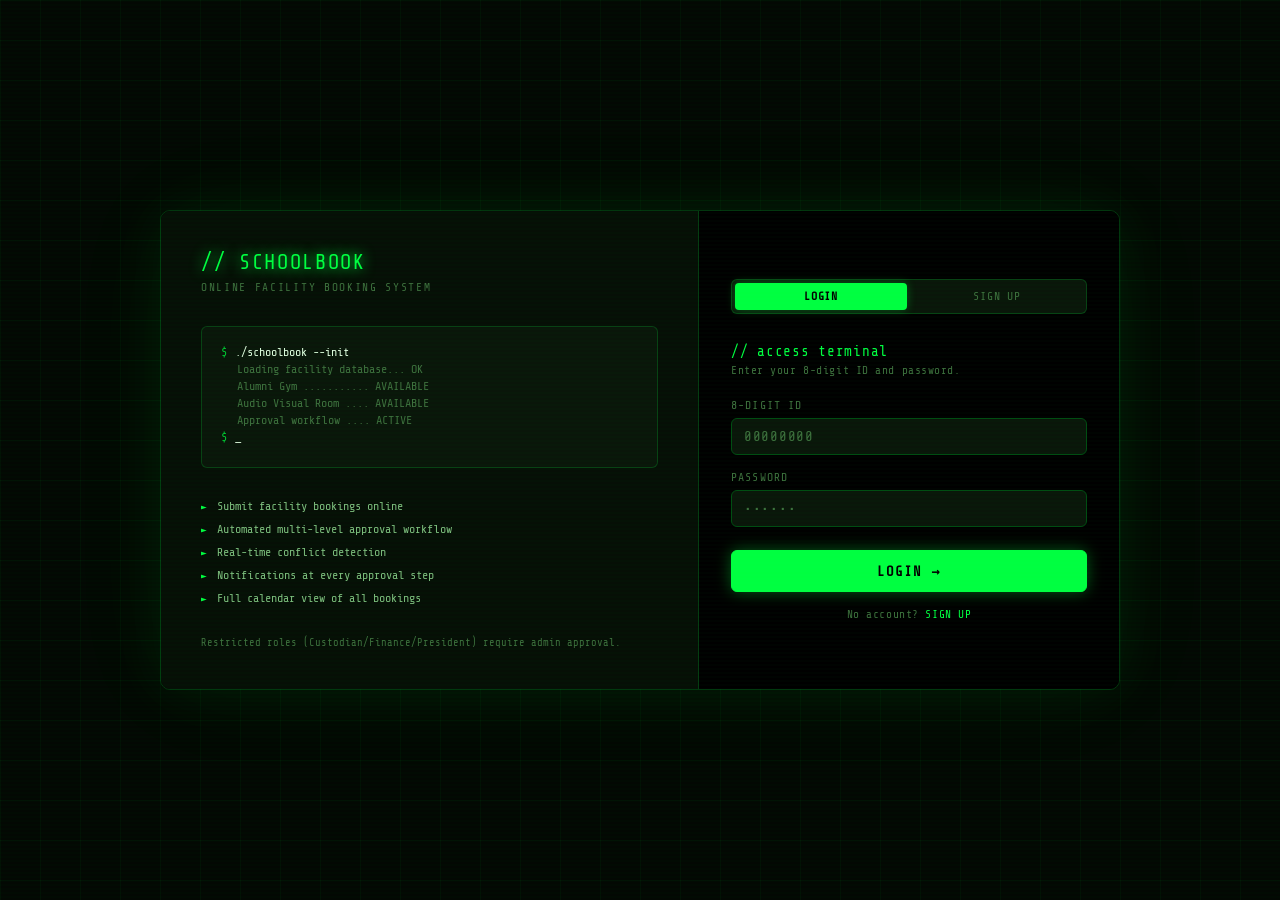
<file: index.html>
<!DOCTYPE html>
<html lang="en">
<head>
  <meta charset="UTF-8"/>
  <meta name="viewport" content="width=device-width, initial-scale=1.0"/>
  <title>SCHOOLBOOK — Access</title>
  <link rel="stylesheet" href="styles.css"/>
  <style>
    body { display:flex; align-items:center; justify-content:center; min-height:100vh; }

    .access-wrap {
      width:100%; max-width:960px;
      display:flex; gap:0;
      border:1px solid var(--greenbdr);
      border-radius:var(--radius-lg);
      overflow:hidden;
      position:relative; z-index:1;
      box-shadow: 0 0 60px rgba(0,255,65,0.08), 0 0 120px rgba(0,255,65,0.04);
      animation: fadeIn .5s ease;
    }

    @keyframes fadeIn { from{opacity:0;transform:translateY(12px)} to{opacity:1;transform:translateY(0)} }

    /* LEFT — branding */
    .access-left {
      flex:1; background:var(--bg2);
      border-right:1px solid var(--greenbdr);
      padding:2.5rem; display:flex; flex-direction:column; justify-content:space-between;
    }

    .logo {
      font-family:var(--mono); font-size:1.3rem;
      color:var(--green); text-shadow:0 0 14px var(--green);
      letter-spacing:.08em; margin-bottom:.4rem;
    }
    .logo-sub { font-family:var(--mono); font-size:.7rem; color:var(--text3); letter-spacing:.15em; text-transform:uppercase; }

    .terminal-block {
      background:var(--bg3); border:1px solid var(--greenbdr);
      border-radius:var(--radius); padding:1.2rem; margin-top:2rem;
    }
    .t-line {
      font-family:var(--mono); font-size:.74rem; color:var(--text2);
      margin-bottom:4px; display:flex; gap:8px;
    }
    .t-line .prompt { color:var(--green2); }
    .t-line .cmd    { color:var(--text); }
    .t-line .out    { color:var(--text3); padding-left:1rem; }

    .feature-list { margin-top:2rem; display:flex; flex-direction:column; gap:10px; }
    .feat {
      display:flex; align-items:center; gap:10px;
      font-family:var(--mono); font-size:.74rem; color:var(--text2);
    }
    .feat::before { content:'►'; color:var(--green); font-size:.6rem; }

    .footer-note { font-family:var(--mono); font-size:.65rem; color:var(--text3); margin-top:auto; padding-top:2rem; }

    /* RIGHT — form panel */
    .access-right {
      width:420px; background:var(--black);
      padding:2rem 2rem;
      display:flex; flex-direction:column; justify-content:center;
    }

    .tab-row {
      display:flex; gap:4px; margin-bottom:1.8rem;
      background:var(--bg3); border:1px solid var(--greenbdr);
      border-radius:var(--radius); padding:3px;
    }
    .tab-btn {
      flex:1; padding:7px; border:none; border-radius:4px;
      font-family:var(--mono); font-size:.72rem; letter-spacing:.08em;
      text-transform:uppercase; cursor:pointer; transition:all .15s;
      background:transparent; color:var(--text3);
    }
    .tab-btn.active {
      background:var(--green); color:var(--black); font-weight:700;
      box-shadow:0 0 10px rgba(0,255,65,.3);
    }

    .panel { display:none; }
    .panel.show { display:block; }

    .panel-title {
      font-family:var(--mono); font-size:.9rem; color:var(--green);
      letter-spacing:.05em; margin-bottom:.3rem;
    }
    .panel-sub { font-family:var(--mono); font-size:.7rem; color:var(--text3); margin-bottom:1.4rem; letter-spacing:.05em; }

    .admin-hint {
      background:rgba(0,255,65,.04); border:1px solid var(--greenbdr);
      border-radius:var(--radius); padding:.8rem 1rem; margin-bottom:1.2rem;
    }
    .admin-hint p { font-family:var(--mono); font-size:.68rem; color:var(--text3); margin-bottom:3px; }
    .admin-hint strong { color:var(--green2); }

    .switch-link {
      font-family:var(--mono); font-size:.7rem; color:var(--text3);
      text-align:center; margin-top:1rem; letter-spacing:.05em;
    }
    .switch-link a { color:var(--green); cursor:pointer; }
    .switch-link a:hover { text-shadow:0 0 8px var(--green); }

    .restrict-note {
      display:none; margin-bottom:.8rem;
      background:rgba(255,204,0,.05); border:1px solid rgba(255,204,0,.25);
      border-radius:var(--radius); padding:.7rem .9rem;
      font-family:var(--mono); font-size:.68rem; color:var(--warning);
    }
    .restrict-note.show { display:block; }

    @media(max-width:720px){
      .access-left { display:none; }
      .access-right { width:100%; }
    }
  </style>
</head>
<body>

<div class="access-wrap">
  <!-- LEFT -->
  <div class="access-left">
    <div>
      <div class="logo">// SCHOOLBOOK</div>
      <div class="logo-sub">Online Facility Booking System</div>

      <div class="terminal-block">
        <div class="t-line"><span class="prompt">$</span><span class="cmd">./schoolbook --init</span></div>
        <div class="t-line"><span class="out">Loading facility database... OK</span></div>
        <div class="t-line"><span class="out">Alumni Gym ........... AVAILABLE</span></div>
        <div class="t-line"><span class="out">Audio Visual Room .... AVAILABLE</span></div>
        <div class="t-line"><span class="out">Approval workflow .... ACTIVE</span></div>
        <div class="t-line"><span class="prompt">$</span><span class="cmd" style="animation:blink 1s step-end infinite;">_</span></div>
      </div>

      <div class="feature-list">
        <div class="feat">Submit facility bookings online</div>
        <div class="feat">Automated multi-level approval workflow</div>
        <div class="feat">Real-time conflict detection</div>
        <div class="feat">Notifications at every approval step</div>
        <div class="feat">Full calendar view of all bookings</div>
      </div>
    </div>

    <div class="footer-note">
      Restricted roles (Custodian/Finance/President) require admin approval.
    </div>
  </div>

  <!-- RIGHT -->
  <div class="access-right">
    <div class="tab-row">
      <button class="tab-btn active" onclick="switchTab('login')">LOGIN</button>
      <button class="tab-btn"        onclick="switchTab('signup')">SIGN UP</button>
    </div>

    <!-- LOGIN -->
    <div class="panel show" id="panel-login">
      <div class="panel-title">// access terminal</div>
      <div class="panel-sub">Enter your 8-digit ID and password.</div>

      <div id="login-err" class="err-box" style="display:none;"></div>

      <div class="form-group">
        <label class="form-label">8-DIGIT ID</label>
        <input id="l-id" type="text" class="form-input" maxlength="8" placeholder="00000000" oninput="this.value=this.value.replace(/\D/g,'').slice(0,8)"/>
      </div>
      <div class="form-group">
        <label class="form-label">PASSWORD</label>
        <input id="l-pw" type="password" class="form-input" placeholder="••••••"/>
      </div>

      <button class="btn btn-primary btn-lg w100" style="justify-content:center;margin-top:.4rem;" onclick="doLogin()">
        LOGIN →
      </button>
      <div class="switch-link">No account? <a onclick="switchTab('signup')">SIGN UP</a></div>
    </div>

    <!-- SIGN UP -->
    <div class="panel" id="panel-signup">
      <div class="panel-title">// register account</div>
      <div class="panel-sub">Create your school account.</div>

      <div id="signup-err" class="err-box" style="display:none;"></div>
      <div id="signup-ok"  class="ok-box"  style="display:none;"></div>

      <div class="form-group">
        <label class="form-label">FULL NAME <span class="req">*</span></label>
        <input id="s-name" type="text" class="form-input" placeholder="e.g. Charles Q"/>
      </div>
      <div class="form-group">
        <label class="form-label">8-DIGIT ID <span class="req">*</span></label>
        <input id="s-id" type="text" class="form-input" maxlength="8" placeholder="00000001" oninput="this.value=this.value.replace(/\D/g,'').slice(0,8)"/>
      </div>
      <div class="form-group">
        <label class="form-label">PASSWORD <span class="req">*</span></label>
        <input id="s-pw" type="password" class="form-input" placeholder="Min. 6 characters"/>
      </div>
      <div class="form-group">
        <label class="form-label">CONFIRM PASSWORD <span class="req">*</span></label>
        <input id="s-pw2" type="password" class="form-input" placeholder="Repeat password"/>
      </div>

      <div class="form-group">
        <label class="form-label">ROLE <span class="req">*</span></label>
        <div class="role-grid">
          <label class="role-card" onclick="selRole(this,'student')">
            <input type="radio" name="role" value="student"/>
            <div class="rc-name">STUDENT</div>
            <div class="rc-desc">Submit booking requests</div>
          </label>
          <label class="role-card" onclick="selRole(this,'faculty')">
            <input type="radio" name="role" value="faculty"/>
            <div class="rc-name">FACULTY</div>
            <div class="rc-desc">Book + approve student requests</div>
          </label>
          <label class="role-card" onclick="selRole(this,'custodian')">
            <input type="radio" name="role" value="custodian"/>
            <div class="rc-name">CUSTODIAN</div>
            <div class="rc-desc">Facility approver</div>
            <div class="rc-restrict">⚠ Needs admin approval</div>
          </label>
          <label class="role-card" onclick="selRole(this,'finance')">
            <input type="radio" name="role" value="finance"/>
            <div class="rc-name">FINANCE</div>
            <div class="rc-desc">LED wall approver</div>
            <div class="rc-restrict">⚠ Needs admin approval</div>
          </label>
          <label class="role-card" style="grid-column:span 2;" onclick="selRole(this,'president')">
            <input type="radio" name="role" value="president"/>
            <div class="rc-name">SCHOOL PRESIDENT</div>
            <div class="rc-desc">Final approver for all bookings</div>
            <div class="rc-restrict">⚠ Needs admin approval</div>
          </label>
        </div>
      </div>

      <div class="restrict-note" id="restrict-note">
        ⚠ This role requires admin approval before you can log in. You will be notified once your account is activated.
      </div>

      <button class="btn btn-primary btn-lg w100" style="justify-content:center;" onclick="doSignup()">
        CREATE ACCOUNT →
      </button>
      <div class="switch-link">Already registered? <a onclick="switchTab('login')">LOGIN</a></div>
    </div>
  </div>
</div>

<script src="db.js"></script>
<script>
  // Redirect if already logged in
  const sess = DB.getSession();
  if (sess) {
    if (sess.status === 'pending') location.href = 'pending.html';
    else location.href = 'dashboard.html';
  }

  let selectedRole = '';

  function switchTab(tab) {
    document.querySelectorAll('.tab-btn').forEach((b,i)=>b.classList.toggle('active',(i===0&&tab==='login')||(i===1&&tab==='signup')));
    document.getElementById('panel-login').classList.toggle('show', tab==='login');
    document.getElementById('panel-signup').classList.toggle('show', tab==='signup');
    document.getElementById('login-err').style.display='none';
    document.getElementById('signup-err').style.display='none';
    document.getElementById('signup-ok').style.display='none';
  }

  function selRole(el, role) {
    document.querySelectorAll('.role-card').forEach(c=>c.classList.remove('sel'));
    el.classList.add('sel');
    el.querySelector('input').checked = true;
    selectedRole = role;
    const restricted = ['custodian','finance','president'].includes(role);
    document.getElementById('restrict-note').classList.toggle('show', restricted);
  }

  function doLogin() {
    const id = document.getElementById('l-id').value.trim();
    const pw = document.getElementById('l-pw').value;
    const errEl = document.getElementById('login-err');
    errEl.style.display = 'none';

    if (!id || !pw) { errEl.textContent='Please fill in both fields.'; errEl.style.display='block'; return; }
    if (!id.match(/^\d{8}$/)) { errEl.textContent='ID must be exactly 8 digits.'; errEl.style.display='block'; return; }

    const res = DB.login(id, pw);
    if (!res.ok) {
      if (res.pending) { location.href='pending.html'; return; }
      errEl.textContent = res.msg; errEl.style.display = 'block'; return;
    }
    DB.setSession(res.user);
    location.href = 'dashboard.html';
  }

  function doSignup() {
    const name = document.getElementById('s-name').value.trim();
    const id   = document.getElementById('s-id').value.trim();
    const pw   = document.getElementById('s-pw').value;
    const pw2  = document.getElementById('s-pw2').value;
    const errEl = document.getElementById('signup-err');
    const okEl  = document.getElementById('signup-ok');
    errEl.style.display = 'none';
    okEl.style.display  = 'none';

    if (!name||!id||!pw||!pw2||!selectedRole) { errEl.textContent='Please fill in all fields and select a role.'; errEl.style.display='block'; return; }
    if (pw !== pw2) { errEl.textContent='Passwords do not match.'; errEl.style.display='block'; return; }

    const res = DB.register({ id, name, password: pw, role: selectedRole });
    if (!res.ok) { errEl.textContent = res.msg; errEl.style.display='block'; return; }

    const restricted = ['custodian','finance','president'].includes(selectedRole);
    if (restricted) {
      okEl.textContent = `[OK] Account created. Pending admin approval. Log in once approved.`;
      okEl.style.display = 'block';
    } else {
      DB.setSession(res.user);
      location.href = 'dashboard.html';
    }
  }

  document.addEventListener('keydown', e => {
    if (e.key !== 'Enter') return;
    const isLogin = document.getElementById('panel-login').classList.contains('show');
    isLogin ? doLogin() : doSignup();
  });
</script>
</body>
</html>
</file>
<file: styles.css>
@import url('https://fonts.googleapis.com/css2?family=Share+Tech+Mono&family=Rajdhani:wght@400;500;600;700&display=swap');

:root {
  --black:   #000000;
  --bg:      #030803;
  --bg2:     #060f06;
  --bg3:     #0a160a;
  --surface: #0d1f0d;
  --sur2:    #102410;
  --green:   #00ff41;
  --green2:  #00cc33;
  --green3:  #008f23;
  --green4:  #004d12;
  --greendim:#00ff4120;
  --greenbdr:#00ff4130;
  --text:    #e0ffe0;
  --text2:   #7dbd7d;
  --text3:   #3d703d;
  --danger:  #ff3333;
  --warning: #ffcc00;
  --radius:  6px;
  --radius-lg: 10px;
  --mono: 'Share Tech Mono', monospace;
  --sans: 'Rajdhani', sans-serif;
}

* { margin:0; padding:0; box-sizing:border-box; }

html { scroll-behavior: smooth; }

body {
  font-family: var(--sans);
  background: var(--bg);
  color: var(--text);
  min-height: 100vh;
  overflow-x: hidden;
  cursor: default;
}

/* SCANLINE OVERLAY */
body::before {
  content: '';
  position: fixed;
  inset: 0;
  background: repeating-linear-gradient(
    0deg,
    transparent,
    transparent 2px,
    rgba(0,255,65,0.015) 2px,
    rgba(0,255,65,0.015) 4px
  );
  pointer-events: none;
  z-index: 9999;
}

/* GRID BG PATTERN */
body::after {
  content: '';
  position: fixed;
  inset: 0;
  background-image:
    linear-gradient(rgba(0,255,65,0.04) 1px, transparent 1px),
    linear-gradient(90deg, rgba(0,255,65,0.04) 1px, transparent 1px);
  background-size: 40px 40px;
  pointer-events: none;
  z-index: 0;
}

/* ── NAVBAR ─────────────────────────────────────────────── */
.navbar {
  position: sticky; top: 0; z-index: 100;
  background: rgba(0,0,0,0.92);
  border-bottom: 1px solid var(--greenbdr);
  padding: 0 1.5rem;
  display: flex; align-items: center; justify-content: space-between;
  height: 56px;
  backdrop-filter: blur(8px);
}

.nav-brand {
  font-family: var(--mono);
  font-size: 1rem;
  color: var(--green);
  text-decoration: none;
  display: flex; align-items: center; gap: 10px;
  text-shadow: 0 0 10px var(--green);
  letter-spacing: 0.1em;
}

.nav-brand .cursor {
  display: inline-block;
  width: 8px; height: 16px;
  background: var(--green);
  animation: blink 1s step-end infinite;
  box-shadow: 0 0 6px var(--green);
}

@keyframes blink {
  0%,100% { opacity:1; } 50% { opacity:0; }
}

.nav-links {
  display: flex; gap: 2px;
}

.nav-links a {
  font-family: var(--mono);
  font-size: 0.78rem;
  color: var(--text2);
  text-decoration: none;
  padding: 6px 12px;
  border: 1px solid transparent;
  border-radius: var(--radius);
  transition: all 0.15s;
  letter-spacing: 0.05em;
  text-transform: uppercase;
}

.nav-links a:hover,
.nav-links a.active {
  color: var(--green);
  border-color: var(--greenbdr);
  background: var(--greendim);
  text-shadow: 0 0 8px var(--green);
}

.nav-right {
  display: flex; align-items: center; gap: 12px;
}

.nav-id {
  font-family: var(--mono);
  font-size: 0.75rem;
  color: var(--text3);
  letter-spacing: 0.05em;
}

.nav-id span { color: var(--green); }

.avatar-btn {
  width: 34px; height: 34px;
  border: 1px solid var(--green3);
  border-radius: var(--radius);
  background: var(--greendim);
  display: flex; align-items: center; justify-content: center;
  font-family: var(--mono);
  font-size: 0.72rem;
  color: var(--green);
  cursor: pointer;
  transition: all 0.2s;
}

.avatar-btn:hover {
  background: var(--green);
  color: var(--black);
  box-shadow: 0 0 12px var(--green);
}

/* ── BUTTONS ────────────────────────────────────────────── */
.btn {
  display: inline-flex; align-items: center; gap: 8px;
  font-family: var(--mono);
  font-size: 0.82rem;
  letter-spacing: 0.08em;
  text-transform: uppercase;
  padding: 9px 18px;
  border-radius: var(--radius);
  cursor: pointer;
  border: 1px solid;
  text-decoration: none;
  transition: all 0.15s;
  white-space: nowrap;
}

.btn-primary {
  background: var(--green);
  color: var(--black);
  border-color: var(--green);
  font-weight: 700;
  box-shadow: 0 0 16px rgba(0,255,65,0.35);
}
.btn-primary:hover {
  background: var(--green2);
  box-shadow: 0 0 24px rgba(0,255,65,0.55);
  transform: translateY(-1px);
}

.btn-outline {
  background: transparent;
  color: var(--green);
  border-color: var(--green3);
}
.btn-outline:hover {
  border-color: var(--green);
  background: var(--greendim);
  box-shadow: 0 0 10px var(--greendim);
}

.btn-ghost {
  background: transparent;
  color: var(--text2);
  border-color: var(--bg3);
}
.btn-ghost:hover {
  border-color: var(--green3);
  color: var(--green);
}

.btn-danger {
  background: transparent;
  color: var(--danger);
  border-color: rgba(255,51,51,0.4);
}
.btn-danger:hover {
  background: rgba(255,51,51,0.1);
  box-shadow: 0 0 10px rgba(255,51,51,0.3);
}

.btn-sm { padding: 5px 12px; font-size: 0.72rem; }
.btn-lg { padding: 12px 24px; font-size: 0.88rem; }

/* ── CARDS ──────────────────────────────────────────────── */
.card {
  background: var(--bg2);
  border: 1px solid var(--greenbdr);
  border-radius: var(--radius-lg);
  position: relative;
  overflow: hidden;
}

.card::before {
  content: '';
  position: absolute;
  top: 0; left: 0; right: 0;
  height: 1px;
  background: linear-gradient(90deg, transparent, var(--green3), transparent);
}

.card-header {
  padding: 1rem 1.2rem;
  border-bottom: 1px solid var(--greenbdr);
  font-family: var(--mono);
  font-size: 0.75rem;
  color: var(--text3);
  letter-spacing: 0.1em;
  text-transform: uppercase;
  display: flex; align-items: center; justify-content: space-between;
}

.card-header .title { color: var(--green2); }

/* ── FORMS ──────────────────────────────────────────────── */
.form-group { margin-bottom: 1rem; }

.form-label {
  display: block;
  font-family: var(--mono);
  font-size: 0.72rem;
  color: var(--text3);
  letter-spacing: 0.1em;
  text-transform: uppercase;
  margin-bottom: 6px;
}

.form-label .req { color: var(--green); }

.form-input,
.form-select,
.form-textarea {
  width: 100%;
  background: var(--bg3);
  border: 1px solid var(--green4);
  border-radius: var(--radius);
  color: var(--green);
  font-family: var(--mono);
  font-size: 0.88rem;
  padding: 10px 12px;
  outline: none;
  transition: all 0.2s;
  letter-spacing: 0.05em;
}

.form-input::placeholder { color: var(--text3); }
.form-textarea::placeholder { color: var(--text3); }

.form-input:focus,
.form-select:focus,
.form-textarea:focus {
  border-color: var(--green);
  box-shadow: 0 0 0 2px rgba(0,255,65,0.12), 0 0 12px rgba(0,255,65,0.08);
  background: var(--surface);
}

.form-select option { background: var(--bg2); color: var(--text); }
.form-textarea { resize: vertical; min-height: 90px; }

/* ── TABLES ─────────────────────────────────────────────── */
.table-wrap { overflow-x: auto; }

table { width: 100%; border-collapse: collapse; }

thead th {
  padding: 10px 14px;
  font-family: var(--mono);
  font-size: 0.68rem;
  color: var(--text3);
  letter-spacing: 0.12em;
  text-transform: uppercase;
  text-align: left;
  border-bottom: 1px solid var(--greenbdr);
  white-space: nowrap;
}

tbody tr {
  border-bottom: 1px solid rgba(0,255,65,0.06);
  transition: background 0.12s;
}
tbody tr:hover { background: rgba(0,255,65,0.03); }

tbody td {
  padding: 12px 14px;
  font-size: 0.88rem;
  color: var(--text2);
  vertical-align: middle;
}
tbody td:first-child { color: var(--text); font-family: var(--mono); }

/* ── STATUS BADGES ──────────────────────────────────────── */
.badge {
  display: inline-flex; align-items: center; gap: 5px;
  padding: 3px 10px;
  border-radius: 3px;
  font-family: var(--mono);
  font-size: 0.68rem;
  letter-spacing: 0.08em;
  text-transform: uppercase;
  white-space: nowrap;
}
.badge::before { content:''; width:5px; height:5px; border-radius:50%; background:currentColor; flex-shrink:0; }

.badge-pending  { color: var(--warning);  background: rgba(255,204,0,0.08);  border: 1px solid rgba(255,204,0,0.25); }
.badge-inreview { color: var(--green);    background: var(--greendim);        border: 1px solid var(--greenbdr); }
.badge-approved { color: #00ff41;         background: rgba(0,255,65,0.06);    border: 1px solid rgba(0,255,65,0.25); }
.badge-rejected { color: var(--danger);   background: rgba(255,51,51,0.08);   border: 1px solid rgba(255,51,51,0.25); }
.badge-skipped  { color: var(--text3);    background: transparent;            border: 1px solid var(--bg3); }
.badge-active   { color: var(--green);    background: var(--greendim);        border: 1px solid var(--greenbdr); }

/* role badges */
.role {
  display: inline-block;
  font-family: var(--mono);
  font-size: 0.65rem;
  letter-spacing: 0.08em;
  text-transform: uppercase;
  padding: 2px 8px;
  border-radius: 3px;
  border: 1px solid var(--green4);
  color: var(--green3);
  background: rgba(0,255,65,0.04);
}
.role.student   { color: var(--green2); border-color: var(--green3); }
.role.faculty   { color: #00ffcc; border-color: rgba(0,255,204,0.3); }
.role.custodian { color: #ccff00; border-color: rgba(204,255,0,0.3); }
.role.finance   { color: #ffcc00; border-color: rgba(255,204,0,0.3); }
.role.president { color: var(--green); border-color: var(--green); box-shadow: 0 0 6px rgba(0,255,65,0.2); }
.role.admin     { color: var(--green); border-color: var(--green); box-shadow: 0 0 8px rgba(0,255,65,0.3); }

/* ── PAGE LAYOUT ────────────────────────────────────────── */
.page-wrap {
  max-width: 1180px;
  margin: 0 auto;
  padding: 1.8rem 1.5rem;
  position: relative; z-index: 1;
}

.page-header { margin-bottom: 1.8rem; }
.page-header h1 {
  font-family: var(--mono);
  font-size: 1.4rem;
  color: var(--green);
  text-shadow: 0 0 12px rgba(0,255,65,0.4);
  letter-spacing: 0.05em;
  margin-bottom: 4px;
}
.page-header p { color: var(--text3); font-size: 0.88rem; }

.section-label {
  font-family: var(--mono);
  font-size: 0.65rem;
  letter-spacing: 0.15em;
  text-transform: uppercase;
  color: var(--text3);
  margin-bottom: 0.8rem;
}

/* ── GRID ───────────────────────────────────────────────── */
.grid-2 { display: grid; grid-template-columns: 1fr 1fr; gap: 1.2rem; }
.grid-3 { display: grid; grid-template-columns: 1fr 1fr 1fr; gap: 1.2rem; }
.grid-4 { display: grid; grid-template-columns: repeat(4,1fr); gap: 1rem; }

/* ── STAT CARDS ─────────────────────────────────────────── */
.stat-card {
  padding: 1.2rem;
  display: flex; flex-direction: column; gap: 4px;
}
.stat-val {
  font-family: var(--mono);
  font-size: 2rem;
  color: var(--green);
  text-shadow: 0 0 12px rgba(0,255,65,0.5);
  line-height: 1;
}
.stat-lbl {
  font-family: var(--mono);
  font-size: 0.65rem;
  color: var(--text3);
  letter-spacing: 0.1em;
  text-transform: uppercase;
}
.stat-sub {
  font-size: 0.78rem;
  color: var(--text3);
  margin-top: 2px;
}

/* ── APPROVAL STEPS ─────────────────────────────────────── */
.steps { display: flex; flex-direction: column; }

.step {
  display: flex; gap: 12px; padding: 10px 0; position: relative;
}
.step:not(:last-child)::after {
  content: '';
  position: absolute;
  left: 14px; top: 38px;
  width: 1px; height: calc(100% - 12px);
  background: var(--greenbdr);
}

.step-dot {
  width: 30px; height: 30px; flex-shrink: 0;
  border-radius: 50%;
  display: flex; align-items: center; justify-content: center;
  font-family: var(--mono); font-size: 0.72rem; font-weight: 700;
  border: 1px solid;
  position: relative; z-index: 1;
}
.step-dot.done     { background: rgba(0,255,65,0.12); color: var(--green);  border-color: var(--green);  box-shadow: 0 0 8px rgba(0,255,65,0.3); }
.step-dot.active   { background: rgba(0,255,65,0.08); color: var(--green);  border-color: var(--green2); box-shadow: 0 0 12px rgba(0,255,65,0.4); animation: pulse-dot 2s infinite; }
.step-dot.pending  { background: var(--bg3);          color: var(--text3);  border-color: var(--green4); }
.step-dot.rejected { background: rgba(255,51,51,0.1); color: var(--danger); border-color: var(--danger); }

@keyframes pulse-dot {
  0%,100% { box-shadow: 0 0 8px rgba(0,255,65,0.3); }
  50%      { box-shadow: 0 0 18px rgba(0,255,65,0.6); }
}

.step-body { flex: 1; padding-top: 5px; }
.step-title { font-family: var(--mono); font-size: 0.8rem; color: var(--text); }
.step-sub   { font-size: 0.75rem; color: var(--text3); margin-top: 2px; }
.step-note  {
  font-size: 0.73rem; color: var(--text2);
  background: var(--bg3); border: 1px solid var(--greenbdr);
  border-radius: var(--radius); padding: 4px 8px; margin-top: 4px;
  font-style: italic;
}

/* ── TOAST ──────────────────────────────────────────────── */
.toast-wrap {
  position: fixed; top: 70px; right: 1.2rem;
  z-index: 999; display: flex; flex-direction: column; gap: 8px;
}
.toast {
  background: var(--bg2);
  border: 1px solid var(--greenbdr);
  border-radius: var(--radius);
  padding: 12px 16px;
  display: flex; align-items: center; gap: 10px;
  font-family: var(--mono); font-size: 0.78rem;
  min-width: 260px;
  box-shadow: 0 4px 20px rgba(0,0,0,0.6), 0 0 20px rgba(0,255,65,0.08);
  animation: toastIn 0.25s ease;
}
.toast.err  { border-color: rgba(255,51,51,0.4); }
.toast.warn { border-color: rgba(255,204,0,0.4); }
.toast.ok   { border-color: rgba(0,255,65,0.4); }

@keyframes toastIn {
  from { opacity:0; transform:translateX(20px); }
  to   { opacity:1; transform:translateX(0); }
}

/* ── MODAL ──────────────────────────────────────────────── */
.overlay {
  display: none;
  position: fixed; inset: 0;
  background: rgba(0,0,0,0.85);
  z-index: 200;
  align-items: center; justify-content: center;
  backdrop-filter: blur(3px);
}
.overlay.open { display: flex; }

.modal {
  background: var(--bg2);
  border: 1px solid var(--green3);
  border-radius: var(--radius-lg);
  padding: 1.8rem;
  max-width: 540px; width: 92%;
  position: relative;
  box-shadow: 0 0 40px rgba(0,255,65,0.12);
  animation: modalIn 0.22s ease;
  max-height: 90vh;
  overflow-y: auto;
}

@keyframes modalIn {
  from { opacity:0; transform:scale(0.95); }
  to   { opacity:1; transform:scale(1); }
}

.modal-x {
  position: absolute; top: 1rem; right: 1rem;
  background: var(--bg3); border: 1px solid var(--greenbdr);
  color: var(--text3); width: 28px; height: 28px;
  border-radius: var(--radius); cursor: pointer;
  display: flex; align-items: center; justify-content: center;
  font-family: var(--mono); font-size: 0.85rem;
  transition: all 0.15s;
}
.modal-x:hover { color: var(--green); border-color: var(--green); }

.modal h2 {
  font-family: var(--mono);
  font-size: 1rem;
  color: var(--green);
  letter-spacing: 0.05em;
  margin-bottom: 1.2rem;
}

/* ── NOTIF PANEL ────────────────────────────────────────── */
.notif-panel {
  display: none;
  position: fixed; top: 62px; right: 1.2rem;
  z-index: 150;
  background: var(--bg2);
  border: 1px solid var(--greenbdr);
  border-radius: var(--radius-lg);
  width: 300px;
  box-shadow: 0 8px 32px rgba(0,0,0,0.7), 0 0 20px rgba(0,255,65,0.06);
}
.notif-panel.open { display: block; }

.notif-head {
  padding: 0.8rem 1rem;
  border-bottom: 1px solid var(--greenbdr);
  display: flex; align-items: center; justify-content: space-between;
  font-family: var(--mono); font-size: 0.72rem; color: var(--text3);
}
.notif-head span { color: var(--green2); letter-spacing: 0.1em; text-transform: uppercase; }

.notif-list { max-height: 320px; overflow-y: auto; padding: 6px; }
.notif-item {
  padding: 8px 10px; border-radius: var(--radius);
  margin-bottom: 4px; font-size: 0.78rem; color: var(--text2);
  border: 1px solid transparent;
}
.notif-item.unread { background: rgba(0,255,65,0.04); border-color: rgba(0,255,65,0.1); }
.notif-item .ntime { font-size: 0.68rem; color: var(--text3); margin-top: 2px; font-family: var(--mono); }

/* ── CALENDAR ───────────────────────────────────────────── */
.cal-grid { display: grid; grid-template-columns: repeat(7,1fr); gap: 3px; }
.cal-head { font-family: var(--mono); font-size: 0.62rem; color: var(--text3); text-align: center; padding: 6px 0; letter-spacing: 0.1em; text-transform: uppercase; }
.cal-cell {
  min-height: 80px; background: var(--bg3);
  border: 1px solid rgba(0,255,65,0.07);
  border-radius: var(--radius); padding: 6px;
  cursor: pointer; transition: all 0.15s;
}
.cal-cell:hover { border-color: var(--green3); background: var(--surface); }
.cal-cell.today { border-color: var(--green); box-shadow: 0 0 6px rgba(0,255,65,0.2); }
.cal-cell.other { opacity: 0.35; }
.cal-num { font-family: var(--mono); font-size: 0.78rem; color: var(--text2); margin-bottom: 3px; }
.cal-cell.today .cal-num { color: var(--green); text-shadow: 0 0 6px var(--green); }
.cal-ev {
  font-family: var(--mono); font-size: 0.6rem;
  padding: 1px 5px; border-radius: 2px; margin-bottom: 2px;
  white-space: nowrap; overflow: hidden; text-overflow: ellipsis;
}
.cal-ev.gym  { background: rgba(0,255,65,0.12); color: var(--green); }
.cal-ev.avr  { background: rgba(0,255,204,0.1); color: #00ffcc; }
.cal-ev.pend { background: rgba(255,204,0,0.08); color: var(--warning); }

/* ── EMPTY STATE ────────────────────────────────────────── */
.empty {
  text-align: center; padding: 3rem 2rem;
  font-family: var(--mono);
}
.empty-icon { font-size: 2.5rem; margin-bottom: 1rem; opacity: 0.5; }
.empty-title { font-size: 0.88rem; color: var(--text2); margin-bottom: 4px; }
.empty-sub { font-size: 0.75rem; color: var(--text3); }

/* ── MISC ───────────────────────────────────────────────── */
.divider { height: 1px; background: var(--greenbdr); margin: 1.2rem 0; }
.mono { font-family: var(--mono); }
.green { color: var(--green); }
.text2 { color: var(--text2); }
.text3 { color: var(--text3); }
.mb1 { margin-bottom: .5rem; }
.mb2 { margin-bottom: 1rem; }
.mb3 { margin-bottom: 1.5rem; }
.mt2 { margin-top: 1rem; }
.mt3 { margin-top: 1.5rem; }
.p3  { padding: 1.2rem; }
.p4  { padding: 1.6rem; }
.flex { display: flex; }
.flex-c { display: flex; align-items: center; }
.flex-b { display: flex; align-items: center; justify-content: space-between; }
.gap1 { gap: 0.5rem; }
.gap2 { gap: 1rem; }
.w100 { width: 100%; }
.ta-c { text-align: center; }

/* Search bar */
.searchbar {
  display: flex; align-items: center; gap: 8px;
  background: var(--bg3); border: 1px solid var(--green4);
  border-radius: var(--radius); padding: 0 12px; height: 38px;
}
.searchbar:focus-within { border-color: var(--green3); }
.searchbar input {
  background: transparent; border: none; outline: none;
  color: var(--green); font-family: var(--mono); font-size: 0.82rem; flex: 1;
}
.searchbar input::placeholder { color: var(--text3); }
.searchbar .ico { color: var(--text3); font-size: 0.8rem; }

/* Progress bar */
.step-bar { display: flex; gap: 3px; }
.step-bar-seg {
  flex: 1; height: 3px; border-radius: 2px;
  transition: background 0.3s;
}

/* conflict warning */
.warn-box {
  background: rgba(255,204,0,0.06);
  border: 1px solid rgba(255,204,0,0.3);
  color: var(--warning);
  padding: 9px 12px; border-radius: var(--radius);
  font-family: var(--mono); font-size: 0.76rem;
  margin-bottom: 1rem;
}
.err-box {
  background: rgba(255,51,51,0.06);
  border: 1px solid rgba(255,51,51,0.3);
  color: var(--danger);
  padding: 9px 12px; border-radius: var(--radius);
  font-family: var(--mono); font-size: 0.76rem;
  margin-bottom: 1rem;
}
.ok-box {
  background: rgba(0,255,65,0.06);
  border: 1px solid rgba(0,255,65,0.3);
  color: var(--green);
  padding: 9px 12px; border-radius: var(--radius);
  font-family: var(--mono); font-size: 0.76rem;
  margin-bottom: 1rem;
}

/* Scrollbar */
::-webkit-scrollbar { width: 4px; height: 4px; }
::-webkit-scrollbar-track { background: var(--bg); }
::-webkit-scrollbar-thumb { background: var(--green4); border-radius: 2px; }
::-webkit-scrollbar-thumb:hover { background: var(--green3); }

/* Tab system */
.tabs { display: flex; gap: 4px; margin-bottom: 1.2rem; }
.tab-btn {
  font-family: var(--mono); font-size: 0.72rem;
  letter-spacing: 0.08em; text-transform: uppercase;
  padding: 6px 14px; border-radius: var(--radius);
  border: 1px solid var(--green4); background: transparent;
  color: var(--text3); cursor: pointer; transition: all 0.15s;
}
.tab-btn.active {
  background: var(--green); color: var(--black);
  border-color: var(--green); font-weight: 700;
  box-shadow: 0 0 10px rgba(0,255,65,0.3);
}
.tab-btn:not(.active):hover { color: var(--green); border-color: var(--green3); }

/* Checkbox */
.check-label {
  display: flex; align-items: flex-start; gap: 10px; cursor: pointer;
}
.check-label input[type=checkbox] {
  width: 16px; height: 16px; margin-top: 2px;
  accent-color: var(--green); flex-shrink: 0; cursor: pointer;
}
.check-label span { font-size: 0.88rem; color: var(--text2); }

/* Role card grid for signup */
.role-grid { display: grid; grid-template-columns: 1fr 1fr; gap: 8px; margin-bottom: 1rem; }
.role-card {
  border: 1px solid var(--green4);
  border-radius: var(--radius); padding: 10px;
  cursor: pointer; transition: all 0.15s;
  background: var(--bg3); position: relative;
}
.role-card:hover { border-color: var(--green3); background: var(--surface); }
.role-card.sel { border-color: var(--green); background: rgba(0,255,65,0.05); box-shadow: 0 0 8px rgba(0,255,65,0.15); }
.role-card.sel::after {
  content: '✓'; position: absolute; top: 6px; right: 8px;
  font-family: var(--mono); font-size: 0.72rem; color: var(--green);
}
.role-card input[type=radio] { display: none; }
.rc-name { font-family: var(--mono); font-size: 0.78rem; color: var(--text); margin-bottom: 2px; }
.rc-desc { font-size: 0.72rem; color: var(--text3); line-height: 1.3; }
.rc-restrict { font-size: 0.65rem; color: var(--warning); margin-top: 3px; font-family: var(--mono); }

@media (max-width: 768px) {
  .grid-2,.grid-3,.grid-4 { grid-template-columns: 1fr; }
  .page-wrap { padding: 1rem; }
  .nav-links { display: none; }
}
</file>
